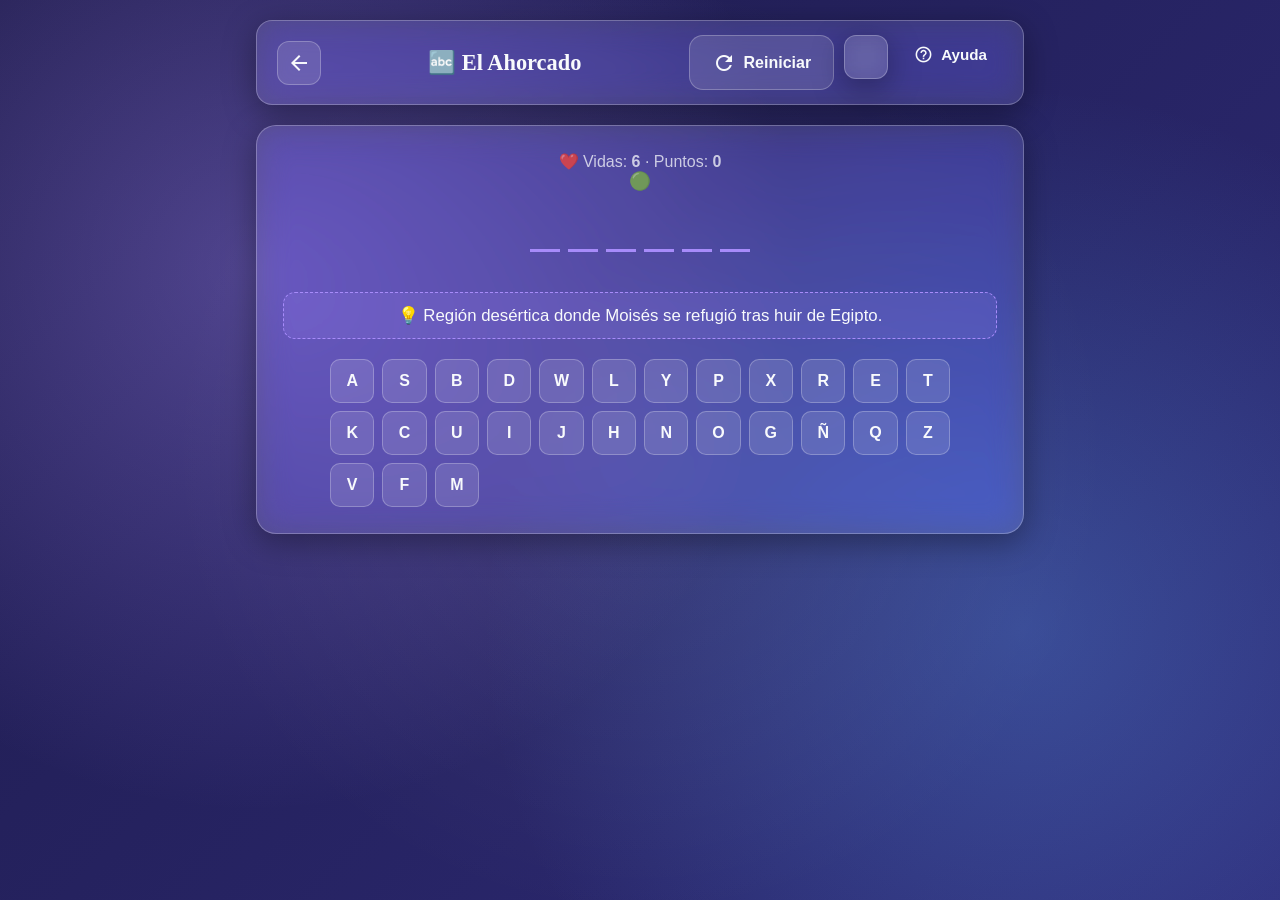
<file: pages/ahorcado.html>
<!DOCTYPE html>
<html lang="es">
<head>
  <meta charset="UTF-8">
  <meta name="viewport" content="width=device-width, initial-scale=1.0">
  <title>El Ahorcado · Biblia Games</title>
  <link rel="icon" href="../asset/favicon.png" type="image/png">
  <link rel="stylesheet" href="../css/styles.css">
  <link rel="stylesheet" href="../css/games.css">
  
  <!-- En la sección <head> de tu página de juego -->
  <link rel="stylesheet" href="../css/instrucciones-modal.css">
  <link href="https://fonts.googleapis.com/icon?family=Material+Icons" rel="stylesheet">
</head>
<body>
  <div class="bg-gradient"></div>
  <div class="bg-particles"></div>

  <div class="game-container">
    <div class="game-header glass">
      <a href="../index.html" class="icon-btn"><span class="material-icons">arrow_back</span></a>
      <h2>🔤 El Ahorcado</h2>
      <div class="header-actions">
        <button id="resetBtn" class="btn"><span class="material-icons">refresh</span>Reiniciar</button>
         <button id="themeToggle" class="icon-btn glass" title="Modo claro/oscuro">
                <span class="material-icons">dark_mode</span>
            </button>
            <button id="btn-instrucciones" class="btn secondary" style="margin-bottom: 16px;">
          <span class="material-icons">help_outline</span>
          Ayuda
        </button>
      </div>
    </div>

    <div class="panel glass">
      <div style="text-align:center;color:var(--text-muted);">
        ❤️ Vidas: <strong id="lives">6</strong> · Puntos: <strong id="score">0</strong>
      </div>
      <div class="hangman-art" id="art">🟢</div>
      <div class="hangman-display" id="word"></div>
      <div class="hint-box" id="hint">💡 Pista</div>
      <div class="keyboard" id="keyboard"></div>
      <div class="feedback" id="feedback"></div>
    </div>
  </div>
  <!-- Modal de Instrucciones -->
  <div id="modal-instrucciones" class="modal-instrucciones">
    <div class="modal-instrucciones-content">
      <div class="modal-header-close">
        <button id="cerrar-modal" title="Cerrar">
          <span class="material-icons">close</span>
        </button>
      </div>
      <div id="modal-content"></div>
    </div>
  </div>

  <script src="../js/storage.js"></script>
  <script src="../js/ahorcado.js"></script>
  <script src="../js/app.js"></script>
  <!-- Al final del body, después de todos los scripts del juego -->
  <script src="../js/instrucciones-modal.js"></script>

</body>
</html>
</file>
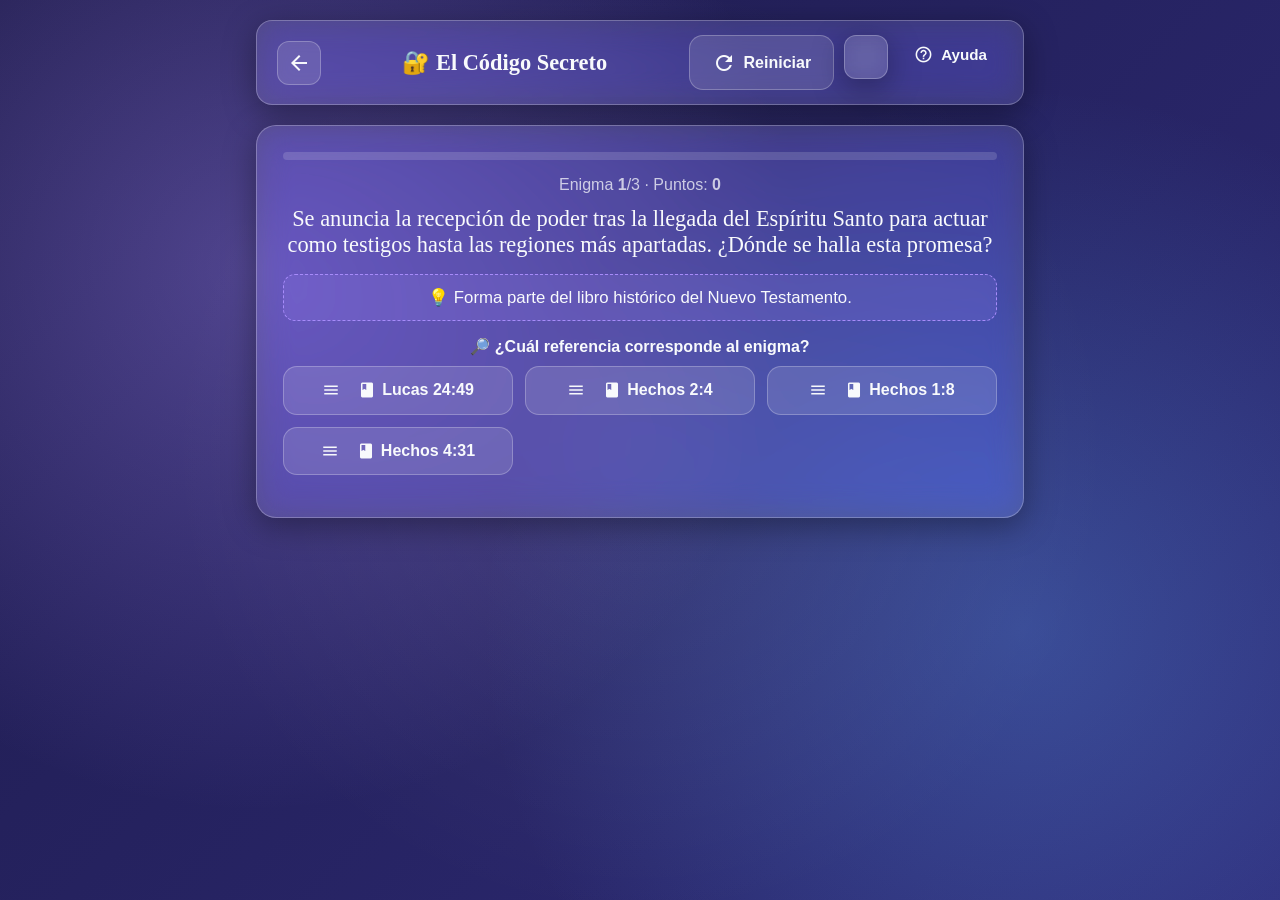
<file: pages/codigo-secreto.html>
<!DOCTYPE html>
<html lang="es">
<head>
  <meta charset="UTF-8">
  <meta name="viewport" content="width=device-width, initial-scale=1.0">
  <title>El Código Secreto · Biblia Games</title>
  <link rel="icon" href="../asset/favicon.png" type="image/png">
  <link rel="stylesheet" href="../css/styles.css">
  <link rel="stylesheet" href="../css/games.css">
  <!-- En la sección <head> de tu página de juego -->
  <link rel="stylesheet" href="../css/instrucciones-modal.css">
  <link href="https://fonts.googleapis.com/icon?family=Material+Icons" rel="stylesheet">
</head>
<body>
  <div class="bg-gradient"></div>
  <div class="bg-particles"></div>

  <div class="game-container">
    <div class="game-header glass">
      <a href="../index.html" class="icon-btn"><span class="material-icons">arrow_back</span></a>
      <h2>🔐 El Código Secreto</h2>
      <div class="header-actions">
        <button id="resetBtn" class="btn"><span class="material-icons">refresh</span>Reiniciar</button>
         <button id="themeToggle" class="icon-btn glass" title="Modo claro/oscuro">
                <span class="material-icons">dark_mode</span>
            </button>
        <button id="btn-instrucciones" class="btn secondary" style="margin-bottom: 16px;">
          <span class="material-icons">help_outline</span>
          Ayuda
        </button>
      </div>
    </div>

    <div class="panel glass">
      <div class="progress-bar"><div class="progress-fill" id="progress"></div></div>
      <div style="text-align:center;color:var(--text-muted);margin-bottom:12px;">
        Enigma <strong id="enigmaNum">1</strong>/3 · Puntos: <strong id="score">0</strong>
      </div>

      <p class="question" id="question"></p>
      <div class="hint-box" id="hint"></div>

      <p style="text-align:center;margin:16px 0 10px;font-weight:600;">
        🔎 ¿Cuál referencia corresponde al enigma?
      </p>
      <div class="options" id="options"></div>

      <div class="feedback" id="feedback"></div>

      <div style="text-align:center;margin-top:16px;">
        <button id="nextBtn" class="btn primary" style="display:none;">
          Siguiente <span class="material-icons">arrow_forward</span>
        </button>
      </div>
    </div>
  </div>
<!-- Modal de Instrucciones -->
  <div id="modal-instrucciones" class="modal-instrucciones">
    <div class="modal-instrucciones-content">
      <div class="modal-header-close">
        <button id="cerrar-modal" title="Cerrar">
          <span class="material-icons">close</span>
        </button>
      </div>
      <div id="modal-content"></div>
    </div>
  </div>
  <script src="../js/storage.js"></script>
  <script src="../js/codigo-secreto.js"></script>
  <script src="../js/app.js"></script>
  <!-- Al final del body, después de todos los scripts del juego -->
  <script src="../js/instrucciones-modal.js"></script>
</body>
</html>
</file>
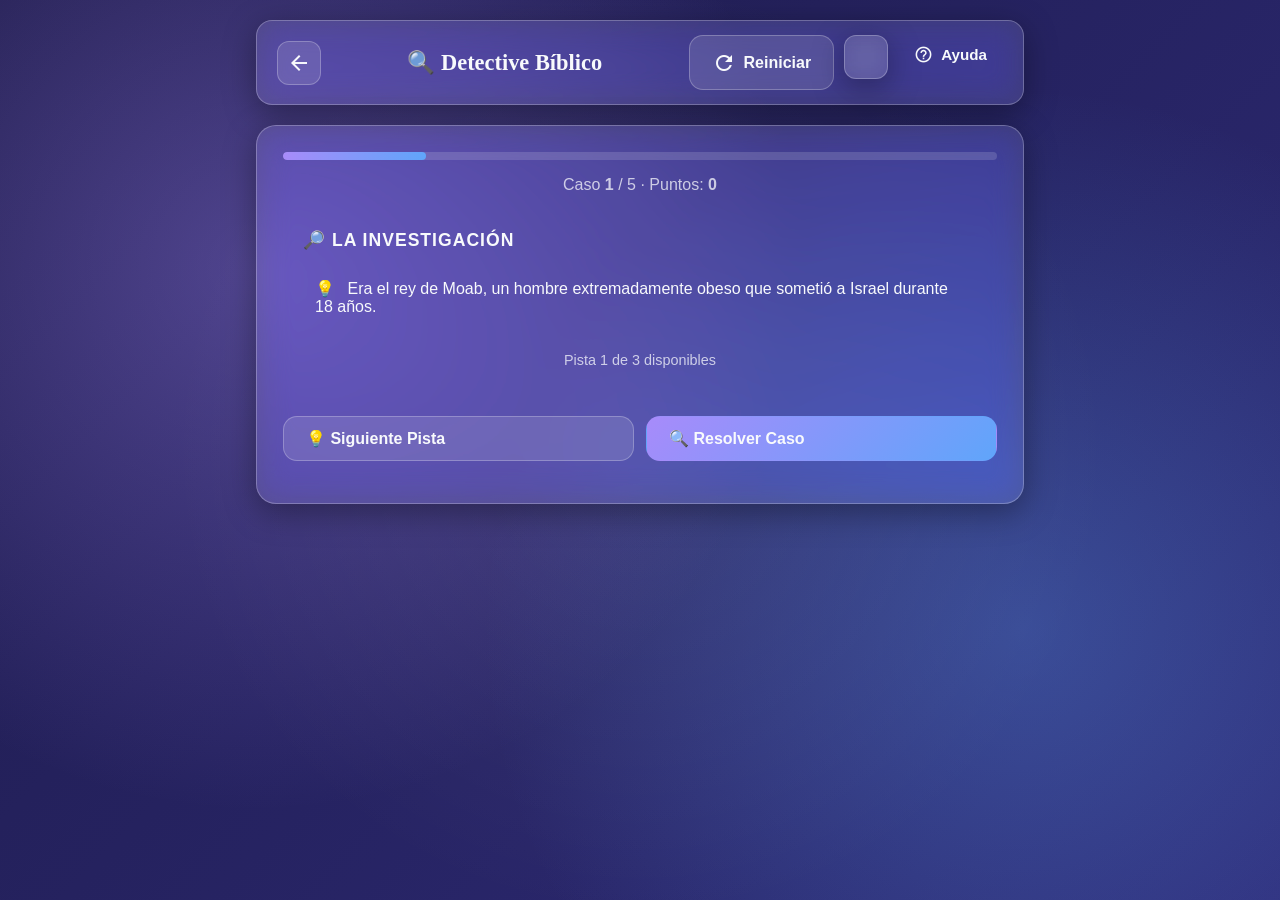
<file: pages/detective-biblico.html>
<!DOCTYPE html>
<html lang="es">
<head>
  <meta charset="UTF-8">
  <meta name="viewport" content="width=device-width, initial-scale=1.0">
  <title>Detective Bíblico · Biblia Games</title>
  <link rel="icon" href="../asset/favicon.png" type="image/png">
  <link rel="stylesheet" href="../css/styles.css">
  <link rel="stylesheet" href="../css/games.css">
  <!-- En la sección <head> de tu página de juego -->
  <link rel="stylesheet" href="../css/instrucciones-modal.css">
  <link href="https://fonts.googleapis.com/icon?family=Material+Icons" rel="stylesheet">
</head>
<body>
  <div class="bg-gradient"></div>
  <div class="bg-particles"></div>

  <div class="game-container">
    <div class="game-header glass">
      <a href="../index.html" class="icon-btn"><span class="material-icons">arrow_back</span></a>
      <h2>🔍 Detective Bíblico</h2>
      
      <div class="header-actions">
        <button id="resetBtn" class="btn"><span class="material-icons">refresh</span>Reiniciar</button>
        <button id="themeToggle" class="icon-btn glass" title="Modo claro/oscuro">
          <span class="material-icons">dark_mode</span>
        </button>
        <button id="btn-instrucciones" class="btn secondary" style="margin-bottom: 16px;">
          <span class="material-icons">help_outline</span>
          Ayuda
        </button>
      </div>
    </div>

    <div class="panel glass">
      <div class="progress-bar"><div class="progress-fill" id="progress"></div></div>
      <div style="text-align:center; margin-bottom:16px; color:var(--text-muted);">
        Caso <strong id="caseNum">1</strong> / <span id="caseTotal">5</span> · Puntos: <strong id="score">0</strong>
      </div>

      <div class="mystery-box" id="mysteryBox">
        <div class="mystery-title">🔎 La Investigación</div>
        <div class="clues-list" id="cluesList"></div>
        <div class="clue-counter" id="clueCounter">
          Pista <span id="clueNum">0</span> de 3 disponibles
        </div>
      </div>

      <div class="detective-actions">
        <button class="btn secondary" id="nextClueBtn">
          <span class="material-icons">lightbulb</span>
          Siguiente Pista
        </button>
        <button class="btn primary" id="solveBtn">
          <span class="material-icons">done_all</span>
          Resolver Caso
        </button>
      </div>

      <div class="guess-section" id="guessSection" style="display:none;">
        <input type="text" id="guessInput" placeholder="Ingresa tu respuesta..." class="guess-input">
        <div style="display:grid; grid-template-columns: 1fr 1fr; gap:8px; margin-top:12px;">
          <button class="btn secondary" id="cancelGuessBtn">Cancelar</button>
          <button class="btn primary" id="submitGuessBtn">Enviar Respuesta</button>
        </div>
      </div>

      <div class="feedback" id="feedback"></div>
      
      <div style="text-align:center; margin-top:16px;">
        <button id="nextBtn" class="btn primary" style="display:none;">
          Siguiente Caso <span class="material-icons">arrow_forward</span>
        </button>
      </div>
    </div>
  </div>

  <style>
    .mystery-box {
      background: linear-gradient(135deg, var(--card-bg), rgba(var(--primary-rgb), 0.05));
      border-radius: 12px;
      padding: 20px;
      margin-bottom: 20px;
      border: 2px solid rgba(var(--primary-rgb), 0.2);
    }

    .mystery-title {
      font-size: 1.1rem;
      font-weight: 700;
      color: var(--primary);
      margin-bottom: 16px;
      text-transform: uppercase;
      letter-spacing: 1px;
    }

    .clues-list {
      display: flex;
      flex-direction: column;
      gap: 12px;
      margin-bottom: 16px;
    }

    .clue-item {
      background: var(--card-bg);
      border-left: 4px solid var(--primary);
      padding: 12px;
      border-radius: 6px;
      animation: slideIn 0.4s ease-out;
    }

    .clue-item::before {
      content: '💡 ';
      margin-right: 8px;
    }

    @keyframes slideIn {
      from {
        opacity: 0;
        transform: translateX(-20px);
      }
      to {
        opacity: 1;
        transform: translateX(0);
      }
    }

    .clue-counter {
      font-size: 0.9rem;
      color: var(--text-muted);
      text-align: center;
      padding: 8px;
      background: rgba(var(--primary-rgb), 0.1);
      border-radius: 6px;
    }

    .detective-actions {
      display: grid;
      grid-template-columns: 1fr 1fr;
      gap: 12px;
      margin-bottom: 16px;
    }

    .guess-section {
      background: rgba(var(--primary-rgb), 0.1);
      padding: 16px;
      border-radius: 8px;
      margin-bottom: 16px;
    }

    .guess-input {
      width: 100%;
      padding: 12px;
      border: 2px solid var(--primary);
      border-radius: 6px;
      background: var(--card-bg);
      color: var(--text);
      font-size: 1rem;
      font-family: inherit;
    }

    .guess-input:focus {
      outline: none;
      box-shadow: 0 0 8px rgba(var(--primary-rgb), 0.5);
    }

    @media (max-width: 600px) {
      .detective-actions {
        grid-template-columns: 1fr;
      }
    }
  </style>
  <!-- Modal de Instrucciones -->
  <div id="modal-instrucciones" class="modal-instrucciones">
    <div class="modal-instrucciones-content">
      <div class="modal-header-close">
        <button id="cerrar-modal" title="Cerrar">
          <span class="material-icons">close</span>
        </button>
      </div>
      <div id="modal-content"></div>
    </div>
  </div>

  <script src="../js/storage.js"></script>
  <script src="../js/detective-biblico.js"></script>
  <script src="../js/app.js"></script>
  <!-- Al final del body, después de todos los scripts del juego -->
  <script src="../js/instrucciones-modal.js"></script>
</body>
</html>
</file>
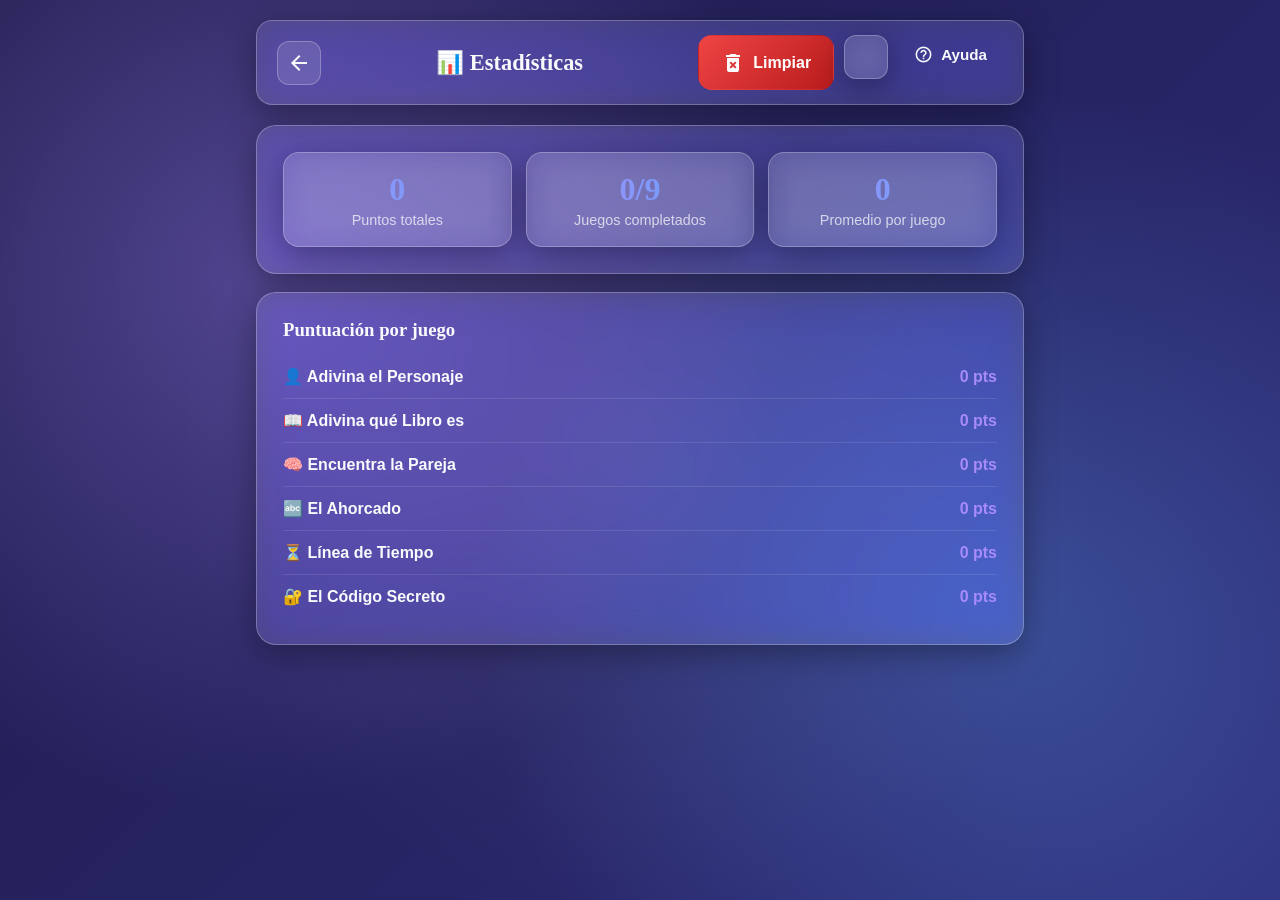
<file: pages/estadisticas.html>
<!DOCTYPE html>
<html lang="es">
<head>
  <meta charset="UTF-8">
  <meta name="viewport" content="width=device-width, initial-scale=1.0">
  <title>Estadísticas · Biblia Games</title>
  <link rel="icon" href="../asset/favicon.png" type="image/png">
  <link rel="stylesheet" href="../css/styles.css">
  <link rel="stylesheet" href="../css/games.css">
  <link rel="stylesheet" href="../css/instrucciones-modal.css">
  <link href="https://fonts.googleapis.com/icon?family=Material+Icons" rel="stylesheet">
</head>
<body>
  <div class="bg-gradient"></div>
  <div class="bg-particles"></div>

  <div class="game-container">
    <div class="game-header glass">
      <a href="../index.html" class="icon-btn"><span class="material-icons">arrow_back</span></a>
      <h2>📊 Estadísticas</h2>
      <div class="header-actions">
        <button id="resetBtn" class="btn danger"><span class="material-icons">delete_forever</span>Limpiar</button>
         <button id="themeToggle" class="icon-btn glass" title="Modo claro/oscuro">
                <span class="material-icons">dark_mode</span>
            </button>
            <button id="btn-instrucciones" class="btn secondary" style="margin-bottom: 16px;">  
                <span class="material-icons">help_outline</span>
                Ayuda
            </button>
      </div>
    </div>

    <div class="panel glass">
      <div class="stats-grid">
        <div class="stat-card glass">
          <div class="value" id="totalScore">0</div>
          <div class="label">Puntos totales</div>
        </div>
        <div class="stat-card glass">
          <div class="value" id="completedCount">0/6</div>
          <div class="label">Juegos completados</div>
        </div>
        <div class="stat-card glass">
          <div class="value" id="avgScore">0</div>
          <div class="label">Promedio por juego</div>
        </div>
      </div>
    </div>

    <div class="panel glass">
      <h3 style="font-family:'EB Garamond',serif;margin-bottom:14px;">Puntuación por juego</h3>
      <div id="progressList"></div>
    </div>
  </div>
<!-- Modal de Instrucciones -->
  <div id="modal-instrucciones" class="modal-instrucciones">
    <div class="modal-instrucciones-content">
      <div class="modal-header-close">
        <button id="cerrar-modal" title="Cerrar">
          <span class="material-icons">close</span>
        </button>
      </div>
      <div id="modal-content"></div>
    </div>
  </div>
  <script src="../js/storage.js"></script>
  <script src="../js/estadisticas.js"></script>
  <script src="../js/app.js"></script>
  <script src="../js/instrucciones-modal.js"></script>
</body>
</html>
</file>
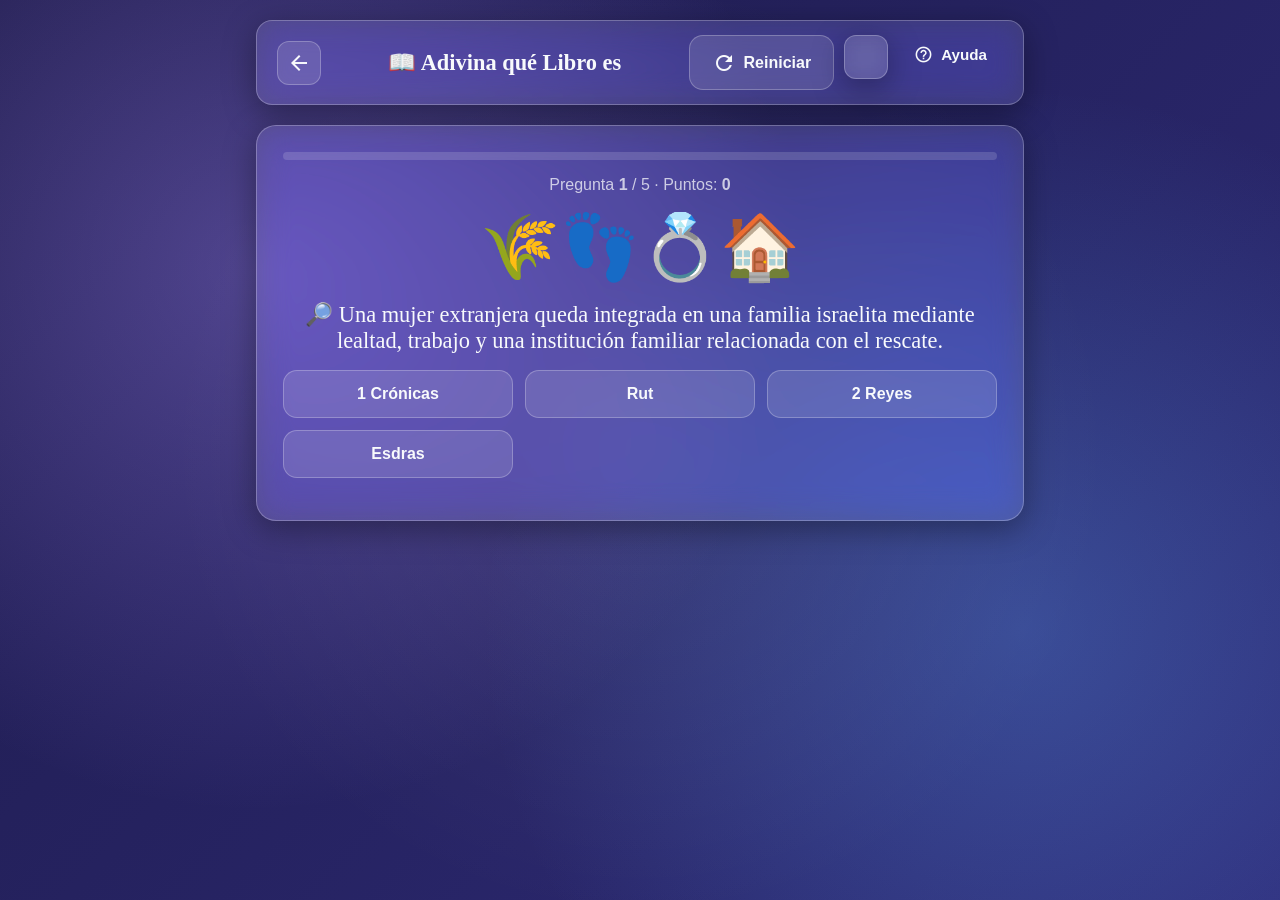
<file: pages/libro-emoji.html>
<!DOCTYPE html>
<html lang="es">
<head>
  <meta charset="UTF-8">
  <meta name="viewport" content="width=device-width, initial-scale=1.0">
  <title>Libro con Emoji · Biblia Games</title>
  <link rel="icon" href="../asset/favicon.png" type="image/png">
  <link rel="stylesheet" href="../css/styles.css">
  <link rel="stylesheet" href="../css/games.css">
  <link rel="stylesheet" href="../css/instrucciones-modal.css">
  <link href="https://fonts.googleapis.com/icon?family=Material+Icons" rel="stylesheet">
</head>
<body>
  <div class="bg-gradient"></div>
  <div class="bg-particles"></div>

  <div class="game-container">
    <div class="game-header glass">
      <a href="../index.html" class="icon-btn"><span class="material-icons">arrow_back</span></a>
      <h2>📖 Adivina qué Libro es</h2>
      <div class="header-actions">
        <button id="resetBtn" class="btn"><span class="material-icons">refresh</span>Reiniciar</button>
         <button id="themeToggle" class="icon-btn glass" title="Modo claro/oscuro">
                <span class="material-icons">dark_mode</span>
            </button>
            <button id="btn-instrucciones" class="btn secondary" style="margin-bottom: 16px;">  
                <span class="material-icons">help_outline</span>
                Ayuda
            </button>
      </div>
    </div>

    <div class="panel glass">
      <div class="progress-bar"><div class="progress-fill" id="progress"></div></div>
      <div style="text-align:center; margin-bottom:16px; color:var(--text-muted);">
        Pregunta <strong id="qNum">1</strong> / <span id="qTotal">5</span> · Puntos: <strong id="score">0</strong>
      </div>
      <div style="text-align:center;font-size:4rem;margin:16px 0;" id="emoji">📖</div>
      <p class="question" id="question">¿Qué libro de la Biblia representa?</p>
      <div class="options" id="options"></div>
      <div class="feedback" id="feedback"></div>
      <div style="text-align:center; margin-top:16px;">
        <button id="nextBtn" class="btn primary" style="display:none;">Siguiente <span class="material-icons">arrow_forward</span></button>
      </div>
    </div>
  </div>
<!-- Modal de Instrucciones -->
  <div id="modal-instrucciones" class="modal-instrucciones">
    <div class="modal-instrucciones-content">
      <div class="modal-header-close">
        <button id="cerrar-modal" title="Cerrar">
          <span class="material-icons">close</span>
        </button>
      </div>
      <div id="modal-content"></div>
    </div>
  </div>
  <script src="../js/storage.js"></script>
  <script src="../js/libro-emoji.js"></script>
  <script src="../js/app.js"></script>
  <script src="../js/instrucciones-modal.js"></script>
</body>
</html>
</file>
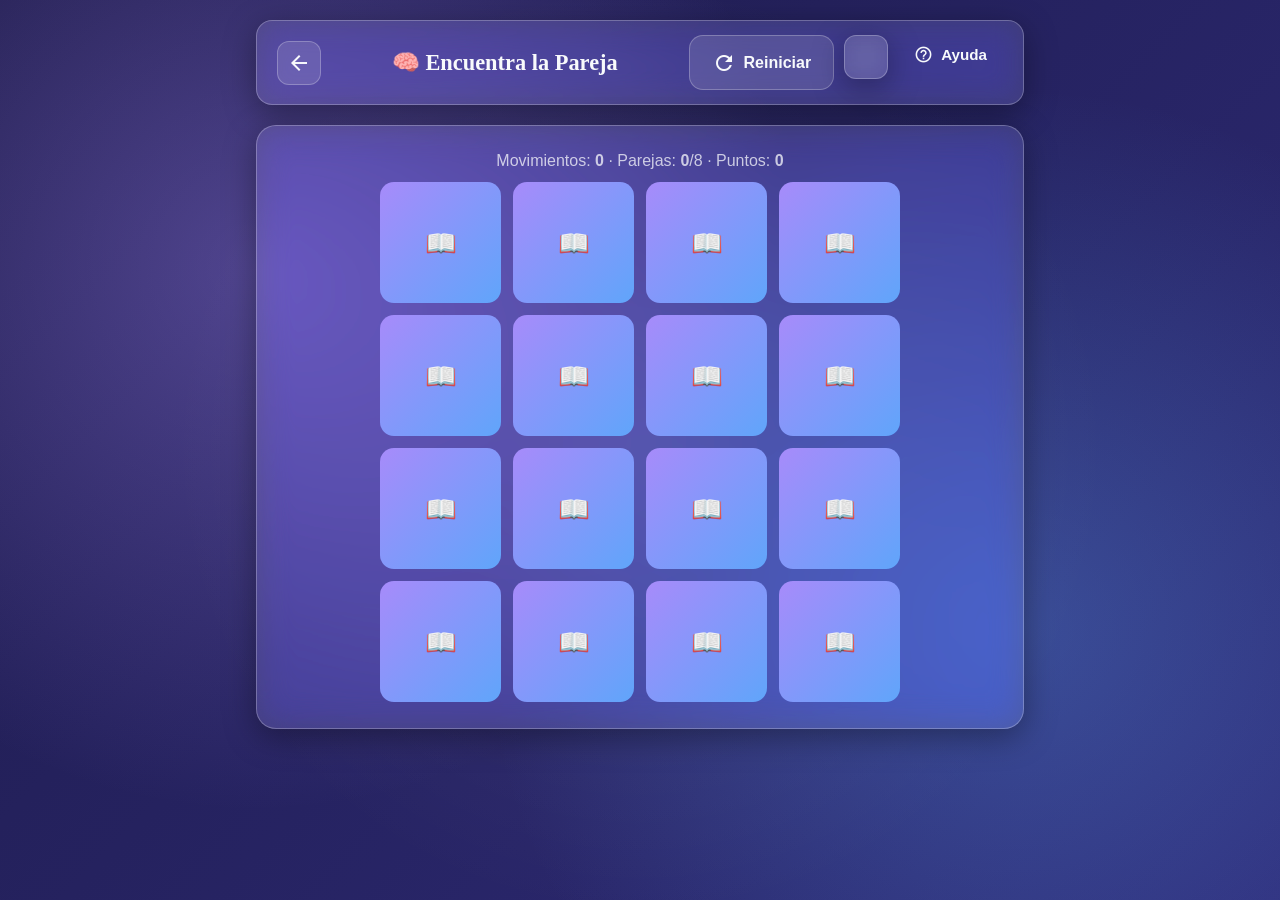
<file: pages/memoria.html>
<!DOCTYPE html>
<html lang="es">
<head>
  <meta charset="UTF-8">
  <meta name="viewport" content="width=device-width, initial-scale=1.0">
  <title>Encuentra la Pareja · Biblia Games</title>
  <link rel="icon" href="../asset/favicon.png" type="image/png">
  <link rel="stylesheet" href="../css/styles.css">
  <link rel="stylesheet" href="../css/games.css">
  <link rel="stylesheet" href="../css/instrucciones-modal.css">
  <link href="https://fonts.googleapis.com/icon?family=Material+Icons" rel="stylesheet">
</head>
<body>
  <div class="bg-gradient"></div>
  <div class="bg-particles"></div>

  <div class="game-container">
    <div class="game-header glass">
      <a href="../index.html" class="icon-btn"><span class="material-icons">arrow_back</span></a>
      <h2>🧠 Encuentra la Pareja</h2>
      <div class="header-actions">
        <button id="resetBtn" class="btn"><span class="material-icons">refresh</span>Reiniciar</button>
         <button id="themeToggle" class="icon-btn glass" title="Modo claro/oscuro">
                <span class="material-icons">dark_mode</span>
            </button>
            <button id="btn-instrucciones" class="btn secondary" style="margin-bottom: 16px;">  
                <span class="material-icons">help_outline</span>
                Ayuda
            </button>
      </div>
    </div>

    <div class="panel glass">
      <div style="text-align:center;margin-bottom:12px;color:var(--text-muted);">
        Movimientos: <strong id="moves">0</strong> · Parejas: <strong id="pairs">0</strong>/6 · Puntos: <strong id="score">0</strong>
      </div>
      <div class="memory-grid" id="grid"></div>
      <div class="feedback" id="feedback"></div>
    </div>
  </div>
<!-- Modal de Instrucciones -->
  <div id="modal-instrucciones" class="modal-instrucciones">
    <div class="modal-instrucciones-content">
      <div class="modal-header-close">
        <button id="cerrar-modal" title="Cerrar">
          <span class="material-icons">close</span>
        </button>
      </div>
      <div id="modal-content"></div>
    </div>
  </div>
  <script src="../js/storage.js"></script>
  <script src="../js/memoria.js"></script>
  <script src="../js/app.js"></script>
  <script src="../js/instrucciones-modal.js"></script>
</body>
</html>
</file>
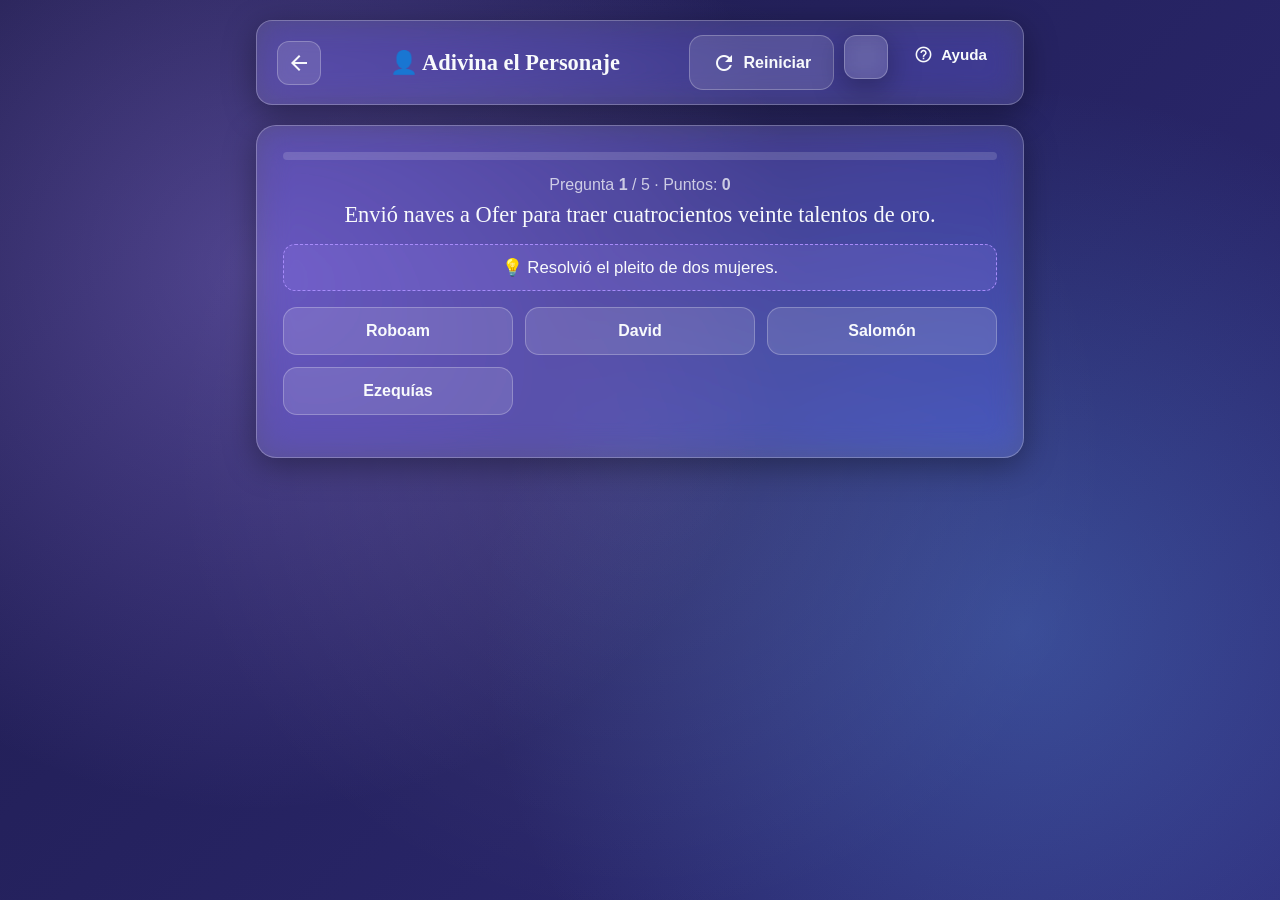
<file: pages/personaje.html>
<!DOCTYPE html>
<html lang="es">
<head>
  <meta charset="UTF-8">
  <meta name="viewport" content="width=device-width, initial-scale=1.0">
  <title>Adivina el Personaje · Biblia Games</title>
  <link rel="icon" href="../asset/favicon.png" type="image/png">
  <link rel="stylesheet" href="../css/styles.css">
  <link rel="stylesheet" href="../css/games.css">
  <link rel="stylesheet" href="../css/instrucciones-modal.css">
  <link href="https://fonts.googleapis.com/icon?family=Material+Icons" rel="stylesheet">
</head>
<body>
  <div class="bg-gradient"></div>
  <div class="bg-particles"></div>

  <div class="game-container">
    <div class="game-header glass">
      <a href="../index.html" class="icon-btn"><span class="material-icons">arrow_back</span></a>
      <h2>👤 Adivina el Personaje</h2>
      
      <div class="header-actions">
        <button id="resetBtn" class="btn"><span class="material-icons">refresh</span>Reiniciar</button>
         <button id="themeToggle" class="icon-btn glass" title="Modo claro/oscuro">
                <span class="material-icons">dark_mode</span>
            </button>
            <button id="btn-instrucciones" class="btn secondary" style="margin-bottom: 16px;">  
                <span class="material-icons">help_outline</span>
                Ayuda
            </button>
      </div>
    </div>

    <div class="panel glass">
      <div class="progress-bar"><div class="progress-fill" id="progress"></div></div>
      <div style="text-align:center; margin-bottom:8px; color:var(--text-muted);">
        Pregunta <strong id="qNum">1</strong> / <span id="qTotal">5</span> · Puntos: <strong id="score">0</strong>
      </div>
      <p class="question" id="question">Pista 1</p>
      <div class="hint-box" id="hintBox">💡 Pista adicional</div>
      <div class="options" id="options"></div>
      <div class="feedback" id="feedback"></div>
      <div style="text-align:center; margin-top:16px;">
        <button id="nextBtn" class="btn primary" style="display:none;">
          Siguiente <span class="material-icons">arrow_forward</span>
        </button>
      </div>
    </div>
  </div>
<!-- Modal de Instrucciones -->
  <div id="modal-instrucciones" class="modal-instrucciones">
    <div class="modal-instrucciones-content">
      <div class="modal-header-close">
        <button id="cerrar-modal" title="Cerrar">
          <span class="material-icons">close</span>
        </button>
      </div>
      <div id="modal-content"></div>
    </div>
  </div>
  <script src="../js/storage.js"></script>
  <script src="../js/personaje.js"></script>
  <script src="../js/app.js"></script>
  <script src="../js/instrucciones-modal.js"></script>
</body>
</html>
</file>
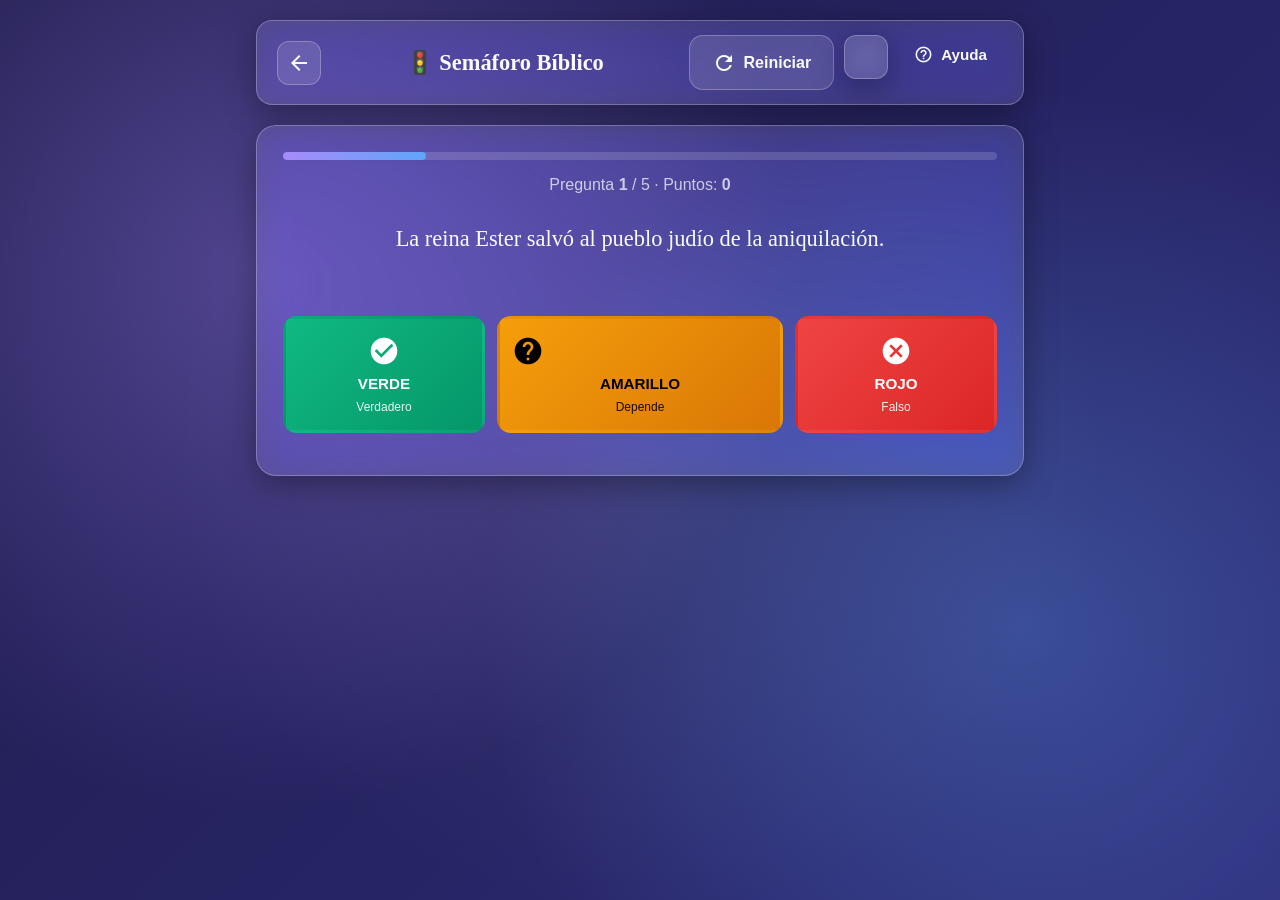
<file: pages/semaforo-biblico.html>
<!DOCTYPE html>
<html lang="es">
<head>
  <meta charset="UTF-8">
  <meta name="viewport" content="width=device-width, initial-scale=1.0">
  <title>Semáforo Bíblico · Biblia Games</title>
  <link rel="icon" href="../asset/favicon.png" type="image/png">
  <link rel="stylesheet" href="../css/styles.css">
  <link rel="stylesheet" href="../css/games.css">
  <link rel="stylesheet" href="../css/instrucciones-modal.css">
  <link href="https://fonts.googleapis.com/icon?family=Material+Icons" rel="stylesheet">
</head>
<body>
  <div class="bg-gradient"></div>
  <div class="bg-particles"></div>

  <div class="game-container">
    <div class="game-header glass">
      <a href="../index.html" class="icon-btn"><span class="material-icons">arrow_back</span></a>
      <h2>🚦 Semáforo Bíblico</h2>
      
      <div class="header-actions">
        <button id="resetBtn" class="btn"><span class="material-icons">refresh</span>Reiniciar</button>
        <button id="themeToggle" class="icon-btn glass" title="Modo claro/oscuro">
          <span class="material-icons">dark_mode</span>
        </button>
        <button id="btn-instrucciones" class="btn secondary" style="margin-bottom: 16px;">
          <span class="material-icons">help_outline</span>
          Ayuda
        </button>
      </div>
    </div>

    <div class="panel glass">
      <div class="progress-bar"><div class="progress-fill" id="progress"></div></div>
      <div style="text-align:center; margin-bottom:8px; color:var(--text-muted);">
        Pregunta <strong id="qNum">1</strong> / <span id="qTotal">5</span> · Puntos: <strong id="score">0</strong>
      </div>
      
      <div class="question-box" id="questionBox">
        <p class="question" id="question">Afirmación</p>
      </div>

      <div class="semaforo-options">
        <button class="btn semaforo-btn verde" id="verdeBtn">
          <span class="material-icons">check_circle</span>
          <div>VERDE</div>
          <div class="semaforo-label">Verdadero</div>
        </button>
        <button class="btn semaforo-btn amarillo" id="amarilloBtn">
          <span class="material-icons">help_center</span>
          <div>AMARILLO</div>
          <div class="semaforo-label">Depende</div>
        </button>
        <button class="btn semaforo-btn rojo" id="rojoBtn">
          <span class="material-icons">cancel</span>
          <div>ROJO</div>
          <div class="semaforo-label">Falso</div>
        </button>
      </div>

      <div class="feedback" id="feedback"></div>
      
      <div style="text-align:center; margin-top:16px;">
        <button id="nextBtn" class="btn primary" style="display:none;">
          Siguiente <span class="material-icons">arrow_forward</span>
        </button>
      </div>
    </div>
  </div>

  <style>
    .question-box {
      background: var(--card-bg);
      border-radius: 12px;
      padding: 24px;
      margin-bottom: 24px;
      border-left: 4px solid var(--primary);
      text-align: center;
    }

    .semaforo-options {
      display: grid;
      grid-template-columns: 1fr 1fr 1fr;
      gap: 12px;
      margin-bottom: 16px;
    }

    .semaforo-btn {
      display: flex;
      flex-direction: column;
      align-items: center;
      justify-content: center;
      gap: 8px;
      padding: 16px 12px;
      font-size: 0.95rem;
      font-weight: 700;
      border: 3px solid transparent;
      transition: all 0.3s ease;
      color: white;
    }

    .semaforo-btn .material-icons {
      font-size: 2rem;
    }

    .semaforo-label {
      font-size: 0.75rem;
      opacity: 0.9;
      font-weight: 500;
    }

    .semaforo-btn.verde {
      background: linear-gradient(135deg, #10b981, #059669);
    }

    .semaforo-btn.amarillo {
      background: linear-gradient(135deg, #f59e0b, #d97706);
      color: #000;
    }

    .semaforo-btn.amarillo .semaforo-label {
      color: #000;
    }

    .semaforo-btn.rojo {
      background: linear-gradient(135deg, #ef4444, #dc2626);
    }

    .semaforo-btn:hover:not(:disabled) {
      transform: translateY(-4px);
      box-shadow: 0 8px 20px rgba(0, 0, 0, 0.3);
    }

    .semaforo-btn:disabled {
      opacity: 0.5;
      cursor: not-allowed;
    }

    .semaforo-btn.selected {
      border-color: white;
      box-shadow: 0 0 25px rgba(255, 255, 255, 0.6);
      transform: scale(1.05);
    }

    @media (max-width: 600px) {
      .semaforo-options {
        grid-template-columns: 1fr;
      }

      .semaforo-btn {
        padding: 14px 10px;
      }

      .semaforo-btn .material-icons {
        font-size: 1.8rem;
      }

      .semaforo-btn div:first-of-type {
        font-size: 0.9rem;
      }
    }
  </style>
<!-- Modal de Instrucciones -->
  <div id="modal-instrucciones" class="modal-instrucciones">
    <div class="modal-instrucciones-content">
      <div class="modal-header-close">
        <button id="cerrar-modal" title="Cerrar">
          <span class="material-icons">close</span>
        </button>
      </div>
      <div id="modal-content"></div>
    </div>
  </div>
  <script src="../js/storage.js"></script>
  <script src="../js/semaforo-biblico.js"></script>
  <script src="../js/app.js"></script>
  <script src="../js/instrucciones-modal.js"></script>
</body>
</html>
</file>
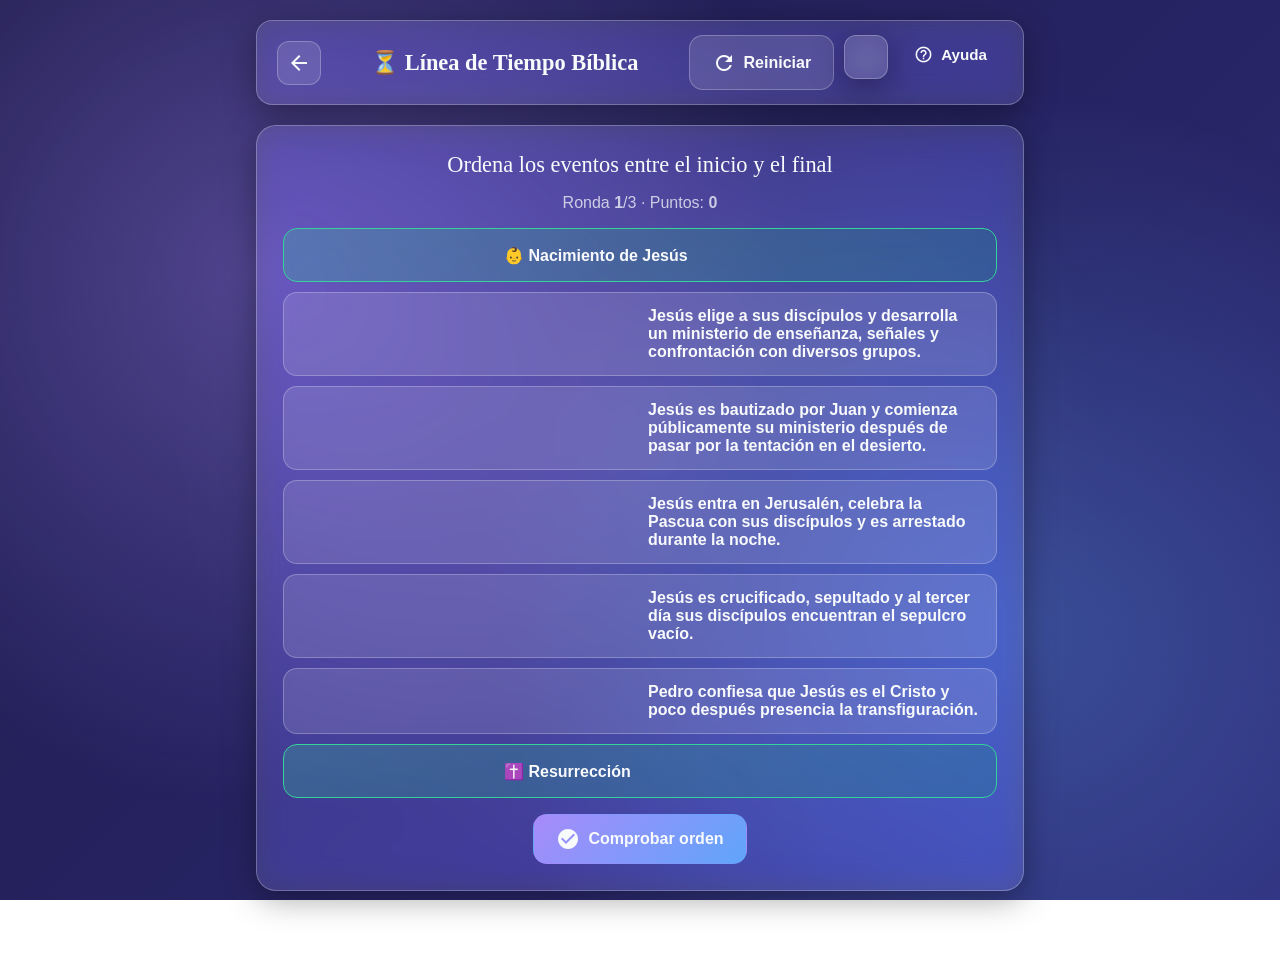
<file: pages/timeline.html>
<!DOCTYPE html>
<html lang="es">

<head>
  <meta charset="UTF-8">
  <meta name="viewport" content="width=device-width, initial-scale=1.0">
  <title>Línea de Tiempo Bíblica · Biblia Games</title>
  <link rel="icon" href="../asset/favicon.png" type="image/png">
  <link rel="stylesheet" href="../css/styles.css">
  <link rel="stylesheet" href="../css/games.css">
  
  <!-- En la sección <head> de tu página de juego -->
  <link rel="stylesheet" href="../css/instrucciones-modal.css">
  <link href="https://fonts.googleapis.com/icon?family=Material+Icons" rel="stylesheet">
</head>

<body>
  <div class="bg-gradient"></div>
  <div class="bg-particles"></div>

  <div class="game-container">
    <div class="game-header glass">
      <a href="../index.html" class="icon-btn"><span class="material-icons">arrow_back</span></a>
      <h2>⏳ Línea de Tiempo Bíblica</h2>
      <div class="header-actions">
        <button id="resetBtn" class="btn"><span class="material-icons">refresh</span>Reiniciar</button>
        <button id="themeToggle" class="icon-btn glass" title="Modo claro/oscuro">
          <span class="material-icons">dark_ Butmode</span>
        </button>
        <button id="btn-instrucciones" class="btn secondary" style="margin-bottom: 16px;">
          <span class="material-icons">help_outline</span>
          Ayuda
        </button>
      </div>
    </div>

    <div class="panel glass">
      <p class="question">Ordena los eventos entre el inicio y el final</p>
      <div style="text-align:center;color:var(--text-muted);margin-bottom:12px;">
        Ronda <strong id="round">1</strong>/3 · Puntos: <strong id="score">0</strong>
      </div>
      <div class="timeline-list" id="list"></div>
      <div style="text-align:center;margin-top:16px;">
        <button id="checkBtn" class="btn primary"><span class="material-icons">check_circle</span>Comprobar
          orden</button>
      </div>
      <div class="feedback" id="feedback"></div>
    </div>
  </div>
  <!-- Modal de Instrucciones -->
  <div id="modal-instrucciones" class="modal-instrucciones">
    <div class="modal-instrucciones-content">
      <div class="modal-header-close">
        <button id="cerrar-modal" title="Cerrar">
          <span class="material-icons">close</span>
        </button>
      </div>
      <div id="modal-content"></div>
    </div>
  </div>
  <script src="../js/storage.js"></script>
  <script src="../js/timeline.js"></script>
  <script src="../js/app.js"></script>
  <!-- Al final del body, después de todos los scripts del juego -->
  <script src="../js/instrucciones-modal.js"></script>
</body>

</html>
</file>
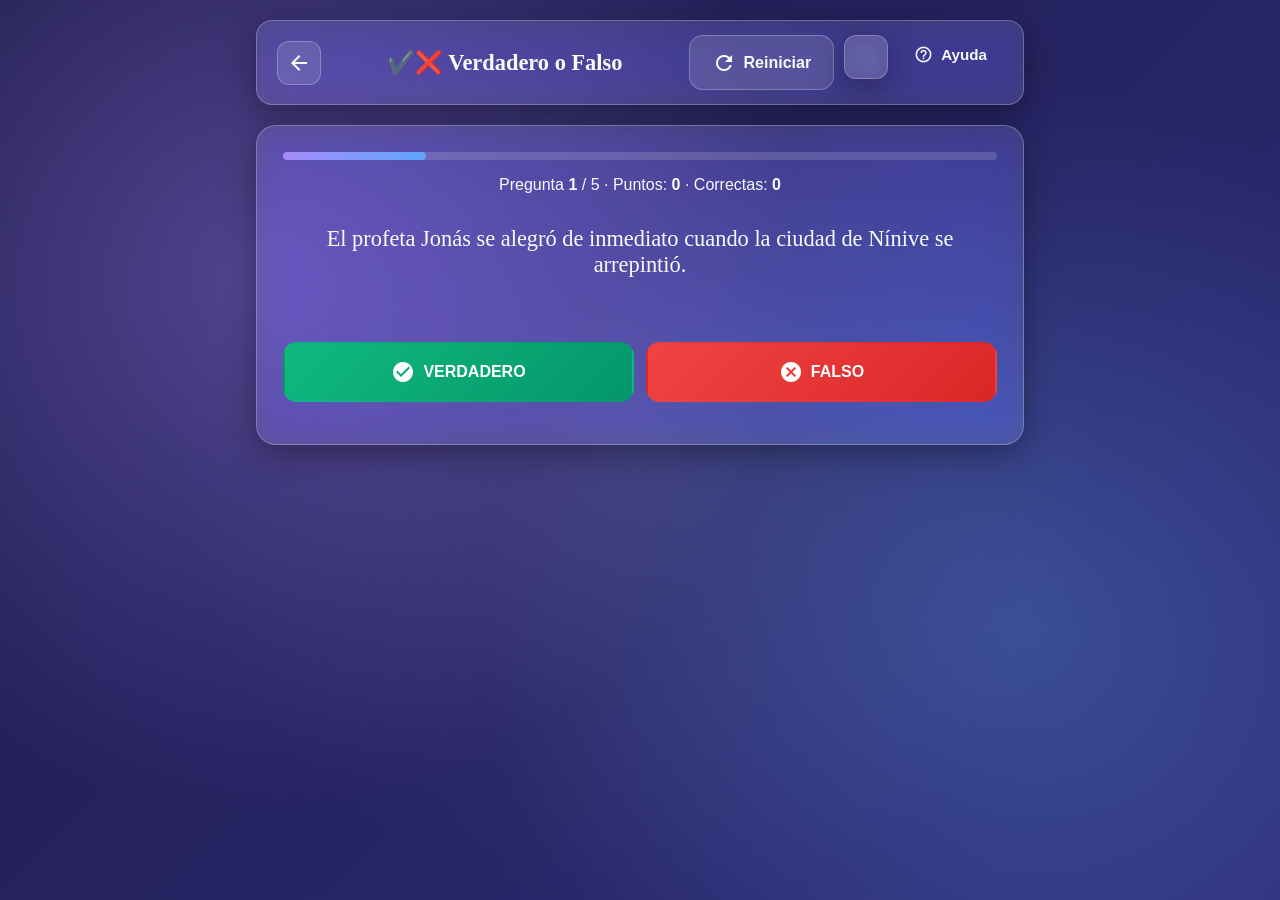
<file: pages/verdadero-falso.html>
<!DOCTYPE html>
<html lang="es">

<head>
  <meta charset="UTF-8">
  <meta name="viewport" content="width=device-width, initial-scale=1.0">
  <title>Verdadero o Falso · Biblia Games</title>
  <link rel="icon" href="../asset/favicon.png" type="image/png">
  <link rel="stylesheet" href="../css/styles.css">
  <link rel="stylesheet" href="../css/games.css">
  <!-- En la sección <head> de tu página de juego -->
  <link rel="stylesheet" href="../css/instrucciones-modal.css">
  <link href="https://fonts.googleapis.com/icon?family=Material+Icons" rel="stylesheet">
</head>

<body>
  <div class="bg-gradient"></div>
  <div class="bg-particles"></div>

  <div class="game-container">
    <div class="game-header glass">
      <a href="../index.html" class="icon-btn"><span class="material-icons">arrow_back</span></a>
      <h2>✔️❌ Verdadero o Falso</h2>

      <div class="header-actions">
        <button id="resetBtn" class="btn"><span class="material-icons">refresh</span>Reiniciar</button>
        <button id="themeToggle" class="icon-btn glass" title="Modo claro/oscuro">
          <span class="material-icons">dark_mode</span>
        </button>
        <!-- Botón para abrir instrucciones -->
        <button id="btn-instrucciones" class="btn secondary" style="margin-bottom: 16px;">
          <span class="material-icons">help_outline</span>
          Ayuda
        </button>
      </div>
    </div>

    <div class="panel glass">
      <div class="progress-bar">
        <div class="progress-fill" id="progress"></div>
      </div>
      <div style="text-align:center; margin-bottom:8px;">
        Pregunta <strong id="qNum">1</strong> / <span id="qTotal">10</span> · Puntos: <strong id="score">0</strong> ·
        Correctas: <strong id="correct">0</strong>
      </div>

      <div class="question-box" id="questionBox">
        <p class="question" id="question">Afirmación</p>
      </div>

      <div class="tf-options">
        <button class="btn tf-btn verdadero" id="verdaderoBtn">
          <span class="material-icons">check_circle</span>
          VERDADERO
        </button>
        <button class="btn tf-btn falso" id="falsoBtn">
          <span class="material-icons">cancel</span>
          FALSO
        </button>
      </div>

      <div class="feedback" id="feedback"></div>

      <div style="text-align:center; margin-top:16px;">
        <button id="nextBtn" class="btn primary" style="display:none;">
          Siguiente <span class="material-icons">arrow_forward</span>
        </button>
      </div>
    </div>
  </div>

  <style>
    .question-box {
      background: var(--card-bg);
      border-radius: 12px;
      padding: 24px;
      margin-bottom: 24px;
      border-left: 4px solid var(--primary);
      text-align: center;
    }

    .tf-options {
      display: grid;
      grid-template-columns: 1fr 1fr;
      gap: 12px;
      margin-bottom: 16px;
    }

    .tf-btn {
      display: flex;
      align-items: center;
      justify-content: center;
      gap: 8px;
      padding: 16px;
      font-size: 1rem;
      font-weight: 600;
      border: 2px solid transparent;
      transition: all 0.3s ease;
    }

    .tf-btn.verdadero {
      background: linear-gradient(135deg, #10b981, #059669);
      color: white;
    }

    .tf-btn.falso {
      background: linear-gradient(135deg, #ef4444, #dc2626);
      color: white;
    }

    .tf-btn:hover:not(:disabled) {
      transform: translateY(-2px);
      box-shadow: 0 8px 16px rgba(0, 0, 0, 0.2);
    }

    .tf-btn:disabled {
      opacity: 0.5;
      cursor: not-allowed;
    }

    .tf-btn.selected {
      border-color: white;
      box-shadow: 0 0 20px rgba(255, 255, 255, 0.5);
    }

    @media (max-width: 600px) {
      .tf-options {
        grid-template-columns: 1fr;
      }
    }
  </style>

  <!-- Modal de Instrucciones -->
  <div id="modal-instrucciones" class="modal-instrucciones">
    <div class="modal-instrucciones-content">
      <div class="modal-header-close">
        <button id="cerrar-modal" title="Cerrar">
          <span class="material-icons">close</span>
        </button>
      </div>
      <div id="modal-content"></div>
    </div>
  </div>


  <script src="../js/storage.js"></script>
  <script src="../js/verdadero-falso.js"></script>
  <script src="../js/app.js"></script>
  <!-- Al final del body, después de todos los scripts del juego -->
  <script src="../js/instrucciones-modal.js"></script>
</body>

</html>
</file>
<file: css/styles.css>
:root {
  --bg-1: #1e1b4b;
  --bg-2: #312e81;
  --bg-3: #4c1d95;
  --bg-4: #1e3a8a;
  --glass-bg: rgba(255, 255, 255, 0.12);
  --glass-border: rgba(255, 255, 255, 0.25);
  --text: #f8fafc;
  --text-muted: rgba(248, 250, 252, 0.75);
   --text-muted-modal: rgba(242, 236, 236, 0.7);
  --accent: #a78bfa;
  --accent-2: #60a5fa;
  --success: #34d399;
  --danger: #f87171;
  --shadow: 0 8px 32px rgba(0, 0, 0, 0.35);
}

body.light {
  --bg-1: #dbeafe;
  --bg-2: #c7d2fe;
  --bg-3: #ddd6fe;
  --bg-4: #bfdbfe;
  --glass-bg: rgba(255, 255, 255, 0.55);
  --glass-border: rgba(255, 255, 255, 0.8);
  --text: #1e1b4b;
  --modal-text: #ffffff;
  --text-muted: rgba(30, 27, 75, 0.7);
  --text-muted-modal: rgba(255, 255, 255, 0.7);
  --accent: #7c3aed;
  --accent-2: #2563eb;
  --shadow: 0 8px 32px rgba(49, 46, 129, 0.18);
}

* { margin: 0; padding: 0; box-sizing: border-box; }

body {
  font-family: 'Source Sans 3', sans-serif;
  color: var(--text);
  min-height: 100vh;
  overflow-x: hidden;
  transition: color 0.4s ease;
}

/* Fondo animado */
.bg-gradient {
  position: fixed;
  inset: 0;
  z-index: -2;
  background: linear-gradient(135deg, var(--bg-1), var(--bg-2) 40%, var(--bg-3) 70%, var(--bg-4));
  background-size: 300% 300%;
  animation: gradientMove 18s ease infinite;
  transition: background 0.5s ease;
}
.logo-img{
  width: 40px;
  height: 40px;
}
@keyframes gradientMove {
  0%, 100% { background-position: 0% 50%; }
  50% { background-position: 100% 50%; }
}

.bg-particles {
  position: fixed;
  inset: 0;
  z-index: -1;
  background-image:
    radial-gradient(circle at 20% 30%, rgba(167, 139, 250, 0.35), transparent 45%),
    radial-gradient(circle at 80% 70%, rgba(96, 165, 250, 0.3), transparent 45%),
    radial-gradient(circle at 50% 50%, rgba(255, 255, 255, 0.08), transparent 60%);
  animation: pulseGlow 8s ease-in-out infinite;
}

@keyframes pulseGlow {
  0%, 100% { opacity: 0.7; }
  50% { opacity: 1; }
}

/* Glass base */
.glass {
  background: var(--glass-bg);
  backdrop-filter: blur(16px) saturate(160%);
  -webkit-backdrop-filter: blur(16px) saturate(160%);
  border: 1px solid var(--glass-border);
  border-radius: 20px;
  box-shadow: var(--shadow);
  transition: all 0.4s cubic-bezier(0.2, 0.8, 0.2, 1);
}

/* Topbar */
.topbar {
  position: sticky;
  top: 12px;
  z-index: 100;
  margin: 12px 16px;
  padding: 12px 20px;
  display: flex;
  align-items: center;
  justify-content: space-between;
  border-radius: 18px;
}

.brand { display: flex; align-items: center; gap: 10px; }
.brand h1 {
  font-family: 'EB Garamond', serif;
  font-size: 1.6rem;
  font-weight: 700;
  letter-spacing: 0.5px;
}
.logo-icon { font-size: 2rem; color: var(--accent); }

.topbar-actions { display: flex; gap: 10px; }

.icon-btn {
  display: inline-flex;
  align-items: center;
  justify-content: center;
  width: 44px; height: 44px;
  border-radius: 12px;
  color: var(--text);
  text-decoration: none;
  cursor: pointer;
  border: 1px solid var(--glass-border);
  background: var(--glass-bg);
  transition: transform 0.2s ease, background 0.3s ease;
}
.icon-btn:hover { transform: translateY(-2px) scale(1.05); background: rgba(255,255,255,0.22); }

/* Container */
.container {
  max-width: 1200px;
  margin: 0 auto;
  padding: 20px 16px 60px;
}

/* Hero */
.hero {
  padding: 36px 28px;
  text-align: center;
  margin-bottom: 28px;
  border-radius: 24px;
  animation: fadeUp 0.6s ease both;
}

.hero-title {
  font-family: 'EB Garamond', serif;
  font-size: clamp(1.6rem, 4vw, 2.6rem);
  margin-bottom: 8px;
  background: linear-gradient(90deg, var(--accent), var(--accent-2));
  -webkit-background-clip: text;
  background-clip: text;
  -webkit-text-fill-color: transparent;
}

.hero-sub { color: var(--text-muted); margin-bottom: 20px; }

.hero-stats {
  display: flex;
  gap: 12px;
  justify-content: center;
  flex-wrap: wrap;
}

.stat-chip {
  display: inline-flex;
  align-items: center;
  gap: 8px;
  padding: 10px 16px;
  background: rgba(255,255,255,0.15);
  border: 1px solid var(--glass-border);
  border-radius: 999px;
  font-size: 0.95rem;
}

/* Grid de juegos */
.games-grid {
  display: grid;
  grid-template-columns: repeat(auto-fill, minmax(280px, 1fr));
  gap: 20px;
  margin-bottom: 30px;
}

.game-card {
  display: flex;
  flex-direction: column;
  overflow: hidden;
  text-decoration: none;
  color: var(--text);
  cursor: pointer;
  animation: fadeUp 0.6s ease both;
}
.game-card:nth-child(2) { animation-delay: 0.05s; }
.game-card:nth-child(3) { animation-delay: 0.1s; }
.game-card:nth-child(4) { animation-delay: 0.15s; }
.game-card:nth-child(5) { animation-delay: 0.2s; }
.game-card:nth-child(6) { animation-delay: 0.25s; }

.game-card:hover {
  transform: translateY(-6px);
  box-shadow: 0 20px 40px rgba(0,0,0,0.35);
  border-color: var(--accent);
}

.game-img {
  height: 130px;
  background-size: cover;
  background-position: center;
  position: relative;
}
.game-img::after {
  content: '';
  position: absolute;
  inset: 0;
  background: linear-gradient(180deg, rgba(76, 29, 149, 0.35), rgba(30, 27, 75, 0.75));
}

.game-body {
  padding: 18px;
  display: flex;
  flex-direction: column;
  gap: 6px;
  position: relative;
}

.game-icon {
  font-size: 2rem;
  color: var(--accent);
  margin-bottom: 4px;
}

.game-body h3 {
  font-family: 'EB Garamond', serif;
  font-size: 1.3rem;
}
.game-body p { color: var(--text-muted); font-size: 0.9rem; }

.score-badge {
  align-self: flex-start;
  margin-top: 8px;
  padding: 4px 12px;
  background: rgba(167, 139, 250, 0.25);
  border: 1px solid var(--accent);
  border-radius: 999px;
  font-size: 0.8rem;
  font-weight: 600;
}

/* Botones */
.btn {
  display: inline-flex;
  align-items: center;
  gap: 8px;
  padding: 12px 22px;
  border-radius: 14px;
  border: 1px solid var(--glass-border);
  background: var(--glass-bg);
  color: var(--text);
  cursor: pointer;
  font-family: inherit;
  font-size: 1rem;
  font-weight: 600;
  transition: transform 0.2s ease, background 0.3s ease;
}
.btn:hover { transform: translateY(-2px); background: rgba(255,255,255,0.22); }
.btn.primary { background: linear-gradient(135deg, var(--accent), var(--accent-2)); border-color: transparent; }
.btn.danger { background: linear-gradient(135deg, #ef4444, #b91c1c); border-color: transparent; color: #fff; }
.btn.success { background: linear-gradient(135deg, #34d399, #059669); border-color: transparent; color: #fff; }

.actions { padding: 18px; display: flex; justify-content: center; }

/* Footer */
.footer {
  text-align: center;
  padding: 20px;
  color: var(--text-muted);
  font-size: 0.9rem;
}

/* Animaciones */
@keyframes fadeUp {
  from { opacity: 0; transform: translateY(20px); }
  to { opacity: 1; transform: translateY(0); }
}

@keyframes shake {
  0%, 100% { transform: translateX(0); }
  20%, 60% { transform: translateX(-8px); }
  40%, 80% { transform: translateX(8px); }
}

@keyframes popIn {
  0% { transform: scale(0.8); opacity: 0; }
  60% { transform: scale(1.08); }
  100% { transform: scale(1); opacity: 1; }
}

@keyframes pulseWin {
  0% { box-shadow: 0 0 0 0 rgba(52, 211, 153, 0.7); }
  70% { box-shadow: 0 0 0 20px rgba(52, 211, 153, 0); }
  100% { box-shadow: 0 0 0 0 rgba(52, 211, 153, 0); }
}

.shake { animation: shake 0.5s; }
.pop { animation: popIn 0.4s ease; }
.win-pulse { animation: pulseWin 1s; }

/* Responsive */
@media (max-width: 640px) {
  .topbar { padding: 10px 14px; margin: 8px; }
  .brand h1 { font-size: 1.2rem; }
  .hero { padding: 24px 18px; }
  .games-grid { grid-template-columns: 1fr; }
}
</file>
<file: css/games.css>
/* Estilos compartidos por todas las páginas de juego */
.game-container {
  max-width: 800px;
  margin: 0 auto;
  padding: 20px 16px 60px;
}

.game-header {
  display: flex;
  align-items: center;
  justify-content: space-between;
  gap: 12px;
  padding: 14px 20px;
  border-radius: 16px;
  margin-bottom: 20px;
  flex-wrap: wrap;
}

.game-header h2 {
  font-family: 'EB Garamond', serif;
  font-size: 1.4rem;
}

.game-header .header-actions { display: flex; gap: 10px; }

.panel {
  padding: 26px;
  border-radius: 20px;
  margin-bottom: 18px;
  animation: fadeUp 0.4s ease both;
}

.question {
  font-family: 'EB Garamond', serif;
  font-size: 1.4rem;
  margin-bottom: 16px;
  text-align: center;
}

.hint-box {
  text-align: center;
  padding: 12px;
  border-radius: 12px;
  background: rgba(167, 139, 250, 0.15);
  border: 1px dashed var(--accent);
  margin-bottom: 16px;
  font-size: 1.05rem;
}

.options {
  display: grid;
  grid-template-columns: repeat(auto-fit, minmax(180px, 1fr));
  gap: 12px;
}

.option-btn {
  padding: 14px;
  border-radius: 14px;
  border: 1px solid var(--glass-border);
  background: var(--glass-bg);
  color: var(--text);
  cursor: pointer;
  font-family: inherit;
  font-size: 1rem;
  font-weight: 600;
  transition: all 0.25s ease;
}
.option-btn:hover:not(:disabled) {
  background: rgba(255,255,255,0.22);
  transform: translateY(-2px);
  border-color: var(--accent);
}
.option-btn.correct { background: linear-gradient(135deg, #34d399, #059669); color: #fff; border-color: transparent; }
.option-btn.wrong { background: linear-gradient(135deg, #ef4444, #b91c1c); color: #fff; border-color: transparent; }
.option-btn:disabled { cursor: not-allowed; opacity: 0.85; }

.progress-bar {
  height: 8px;
  background: rgba(255,255,255,0.15);
  border-radius: 999px;
  overflow: hidden;
  margin-bottom: 16px;
}
.progress-fill {
  height: 100%;
  background: linear-gradient(90deg, var(--accent), var(--accent-2));
  border-radius: 999px;
  width: 0;
  transition: width 0.4s ease;
}

.feedback {
  text-align: center;
  padding: 14px;
  border-radius: 14px;
  font-weight: 600;
  margin-top: 16px;
  display: none;
}
.feedback.show { display: block; animation: popIn 0.3s ease; }
.feedback.ok { background: rgba(52, 211, 153, 0.2); border: 1px solid #34d399; }
.feedback.bad { background: rgba(248, 113, 113, 0.2); border: 1px solid #f87171; }

/* Memoria */
.memory-grid {
  display: grid;
  grid-template-columns: repeat(4, 1fr);
  gap: 12px;
  max-width: 520px;
  margin: 0 auto;
}
.memory-card {
  aspect-ratio: 1;
  border-radius: 14px;
  cursor: pointer;
  perspective: 900px;
}
.memory-card .inner {
  position: relative;
  width: 100%; height: 100%;
  transition: transform 0.5s;
  transform-style: preserve-3d;
}
.memory-card.flipped .inner { transform: rotateY(180deg); }
.memory-card.matched .inner { transform: rotateY(180deg); }
.memory-card .face {
  position: absolute;
  inset: 0;
  border-radius: 14px;
  display: flex;
  align-items: center;
  justify-content: center;
  font-weight: 700;
  text-align: center;
  padding: 6px;
  backface-visibility: hidden;
  font-size: 0.85rem;
}
.memory-card .front {
  background: linear-gradient(135deg, var(--accent), var(--accent-2));
  color: #fff;
  font-size: 1.6rem;
}
.memory-card .back {
  background: var(--glass-bg);
  border: 1px solid var(--glass-border);
  transform: rotateY(180deg);
  color: var(--text);
}
.memory-card.matched .back {
  background: rgba(52, 211, 153, 0.35);
  border-color: #34d399;
}

/* Ahorcado */
.hangman-display {
  text-align: center;
  font-size: 2rem;
  letter-spacing: 6px;
  margin: 20px 0;
  font-family: 'EB Garamond', serif;
  font-weight: 700;
  min-height: 60px;
}
.word-blank {
  display: inline-block;
  min-width: 30px;
  border-bottom: 3px solid var(--accent);
  margin: 0 4px;
}
.keyboard {
  display: grid;
  grid-template-columns: repeat(auto-fit, minmax(42px, 1fr));
  gap: 8px;
  max-width: 620px;
  margin: 20px auto 0;
}
.key {
  padding: 12px 0;
  border-radius: 10px;
  border: 1px solid var(--glass-border);
  background: var(--glass-bg);
  color: var(--text);
  cursor: pointer;
  font-weight: 700;
  font-size: 1rem;
  transition: all 0.2s ease;
}
.key:hover:not(:disabled) { background: rgba(255,255,255,0.25); transform: translateY(-2px); }
.key.correct { background: #34d399; color: #fff; }
.key.wrong { background: #ef4444; color: #fff; }
.key:disabled { cursor: not-allowed; opacity: 0.6; }

.hangman-art {
  text-align: center;
  font-size: 1.1rem;
  color: var(--text-muted);
  margin-bottom: 8px;
}

/* Timeline */
.timeline-list {
  display: flex;
  flex-direction: column;
  gap: 10px;
  margin: 16px 0;
}
.timeline-item {
  display: flex;
  align-items: center;
  gap: 12px;
  padding: 14px 16px;
  border-radius: 14px;
  border: 1px solid var(--glass-border);
  background: var(--glass-bg);
  cursor: grab;
  transition: all 0.25s ease;
}
.timeline-item.fixed {
  background: linear-gradient(135deg, rgba(52,211,153,0.25), rgba(5,150,105,0.2));
  border-color: #34d399;
  cursor: default;
}
.timeline-item.dragging { opacity: 0.5; }
.timeline-item .handle { color: var(--accent); }
.timeline-item .pos {
  width: 30px; height: 30px;
  border-radius: 50%;
  background: var(--accent);
  color: #fff;
  display: flex;
  align-items: center;
  justify-content: center;
  font-weight: 700;
  font-size: 0.85rem;
  flex-shrink: 0;
}
.timeline-item .label { flex: 1; font-weight: 600; }

/* Código secreto */
.code-lock {
  display: flex;
  gap: 8px;
  justify-content: center;
  margin: 20px 0;
  flex-wrap: wrap;
}
.code-slot {
  padding: 10px 16px;
  border-radius: 12px;
  background: var(--glass-bg);
  border: 1px solid var(--glass-border);
  font-family: 'EB Garamond', serif;
  font-weight: 700;
  font-size: 1.1rem;
  min-width: 80px;
  text-align: center;
}
.code-slot.filled { background: rgba(167, 139, 250, 0.35); border-color: var(--accent); }

/* Stats */
.stats-grid {
  display: grid;
  grid-template-columns: repeat(auto-fit, minmax(200px, 1fr));
  gap: 14px;
}
.stat-card {
  padding: 18px;
  border-radius: 16px;
  text-align: center;
}
.stat-card .value {
  font-family: 'EB Garamond', serif;
  font-size: 2rem;
  font-weight: 700;
  background: linear-gradient(90deg, var(--accent), var(--accent-2));
  -webkit-background-clip: text;
  background-clip: text;
  -webkit-text-fill-color: transparent;
}
.stat-card .label { color: var(--text-muted); font-size: 0.9rem; margin-top: 4px; }

.progress-row {
  display: flex;
  align-items: center;
  gap: 12px;
  padding: 12px 0;
  border-bottom: 1px solid rgba(255,255,255,0.1);
}
.progress-row:last-child { border-bottom: none; }
.progress-row .name { flex: 1; font-weight: 600; }
.progress-row .pts { font-weight: 700; color: var(--accent); min-width: 80px; text-align: right; }

@media (max-width: 480px) {
  .memory-grid { grid-template-columns: repeat(4, 1fr); gap: 8px; }
  .memory-card .back { font-size: 0.7rem; }
  .hangman-display { font-size: 1.4rem; letter-spacing: 3px; }
}
</file>
<file: css/instrucciones-modal.css>
/* Estilos para Modal de Instrucciones */

#modal-instrucciones {
  display: none;
  position: fixed;
  top: 0;
  left: 0;
  width: 100%;
  height: 100%;
  background: rgba(0, 0, 0, 1);
  z-index: 1000;
  align-items: center;
  justify-content: center;
  animation: fadeIn 0.3s ease-out;
}

#modal-instrucciones.show {
  display: flex;
}

@keyframes fadeIn {
  from {
    opacity: 0;
  }
  to {
    opacity: 1;
  }
}

@keyframes slideUp {
  from {
    transform: translateY(30px);
    opacity: 0;
  }
  to {
    transform: translateY(0);
    opacity: 1;
  }
}

.modal-instrucciones-content {
  background: var(--card-bg);
  border-radius: 16px;
  max-width: 600px;
  max-height: 90vh;
  overflow-y: auto;
  width: 90%;
  box-shadow: 0 20px 60px rgba(0, 0, 0, 0.3);
  animation: slideUp 0.3s ease-out;
  border: 1px solid rgba(var(--primary-rgb), 0.2);
}

.modal-header-close {
  display: flex;
  justify-content: flex-end;
  padding: 12px 16px;
  border-bottom: 1px solid rgba(var(--primary-rgb), 0.1);
}

.modal-header-close button {
  background: transparent;
  border: none;
  cursor: pointer;
  color: var(--text-muted-modal);
  font-size: 1.5rem;
  padding: 0;
  width: 40px;
  height: 40px;
  display: flex;
  align-items: center;
  justify-content: center;
  border-radius: 8px;
  transition: all 0.3s ease;
}

.modal-header-close button:hover {
  background: rgba(var(--primary-rgb), 0.1);
  color: var(--modal-text);
}

#modal-content {
  padding: 24px;
}

.instrucciones-header {
  margin-bottom: 24px;
  text-align: center;
}

.instrucciones-header h2 {
  font-size: 1.8rem;
  margin: 0 0 12px 0;
  color: var(--modal-text);
  font-weight: 700;
}

.instrucciones-desc {
  color: var(--text-muted-modal);
  margin: 0 0 16px 0;
  font-size: 1rem;
}

.instrucciones-meta {
  display: flex;
  gap: 12px;
  justify-content: center;
  flex-wrap: wrap;
}

.dificultad {
  display: inline-flex;
  align-items: center;
  gap: 6px;
  padding: 8px 12px;
  border-radius: 20px;
  font-size: 0.85rem;
  font-weight: 600;
}

.dificultad.fácil {
  background: linear-gradient(135deg, rgba(16, 185, 129, 0.2), rgba(5, 150, 105, 0.2));
  color: #10b981;
}

.dificultad.medio {
  background: linear-gradient(135deg, rgba(245, 158, 11, 0.2), rgba(217, 119, 6, 0.2));
  color: #f59e0b;
}

.dificultad.difícil {
  background: linear-gradient(135deg, rgba(239, 68, 68, 0.2), rgba(220, 38, 38, 0.2));
  color: #ef4444;
}

.max-score {
  display: inline-flex;
  align-items: center;
  gap: 6px;
  padding: 8px 12px;
  border-radius: 20px;
  font-size: 0.85rem;
  font-weight: 600;
  background: linear-gradient(135deg, rgba(var(--primary-rgb), 0.2), rgba(var(--primary-rgb), 0.1));
  color: var(--modal-text);
}

.instrucciones-body {
  margin-bottom: 24px;
}

.instrucciones-list {
  list-style: none;
  padding: 0;
  margin: 0;
  display: flex;
  flex-direction: column;
  gap: 12px;
}

.instrucciones-list li {
  display: flex;
  gap: 12px;
  padding: 12px;
  background: rgba(var(--primary-rgb), 0.05);
  border-radius: 8px;
  border-left: 3px solid var(--primary);
  font-size: 0.95rem;
  line-height: 1.5;
  color: var(--modal-text);
  transition: all 0.3s ease;
}

.instrucciones-list li::before {
  content: counter(list-number);
  counter-increment: list-number;
  display: flex;
  align-items: center;
  justify-content: center;
  min-width: 24px;
  height: 24px;
  background: var(--primary);
  color: white;
  border-radius: 50%;
  font-size: 0.8rem;
  font-weight: 700;
  flex-shrink: 0;
}

.instrucciones-list {
  counter-reset: list-number;
}

.instrucciones-list li:hover {
  background: rgba(var(--primary-rgb), 0.1);
  transform: translateX(4px);
}

.instrucciones-footer {
  display: flex;
  gap: 12px;
  justify-content: center;
  padding-top: 16px;
  border-top: 1px solid rgba(var(--primary-rgb), 0.1);
}

.instrucciones-footer .btn {
  display: flex;
  align-items: center;
  gap: 8px;
}

#btn-instrucciones {
  display: flex;
  align-items: center;
  gap: 8px;
  padding: 10px 16px;
  border: none;
  background: linear-gradient(135deg, var(--primary), #0891b2);
  /* color: rgb(10, 10, 10); */
  border-radius: 8px;
  cursor: pointer;
  font-weight: 600;
  font-size: 0.95rem;
  transition: all 0.3s ease;
  margin-bottom: 16px;
}

#btn-instrucciones:hover {
  transform: translateY(-2px);
  box-shadow: 0 8px 16px rgba(var(--primary-rgb), 0.3);
}

#btn-instrucciones:active {
  transform: translateY(0);
}

#btn-instrucciones .material-icons {
  font-size: 1.2rem;
}

/* Scrollbar personalizado para modal */
.modal-instrucciones-content::-webkit-scrollbar {
  width: 8px;
}

.modal-instrucciones-content::-webkit-scrollbar-track {
  background: rgba(var(--primary-rgb), 0.05);
  border-radius: 8px;
}

.modal-instrucciones-content::-webkit-scrollbar-thumb {
  background: var(--primary);
  border-radius: 8px;
  opacity: 0.5;
}

.modal-instrucciones-content::-webkit-scrollbar-thumb:hover {
  opacity: 0.8;
}

/* Responsive */
@media (max-width: 600px) {
  .modal-instrucciones-content {
    width: 95%;
    max-height: 95vh;
  }

  #modal-content {
    padding: 16px;
  }

  .instrucciones-header h2 {
    font-size: 1.5rem;
  }

  .instrucciones-meta {
    flex-direction: column;
    align-items: center;
  }

  .instrucciones-list li {
    padding: 10px;
    font-size: 0.9rem;
  }

  .instrucciones-footer {
    flex-direction: column;
  }

  .instrucciones-footer .btn {
    width: 100%;
    justify-content: center;
  }
}

/* Tema oscuro */
@media (prefers-color-scheme: dark) {
  #modal-instrucciones {
    background: rgba(0, 0, 0, 1);
  }

  .modal-instrucciones-content {
    background: var(--card-bg);
  }
}
</file>
